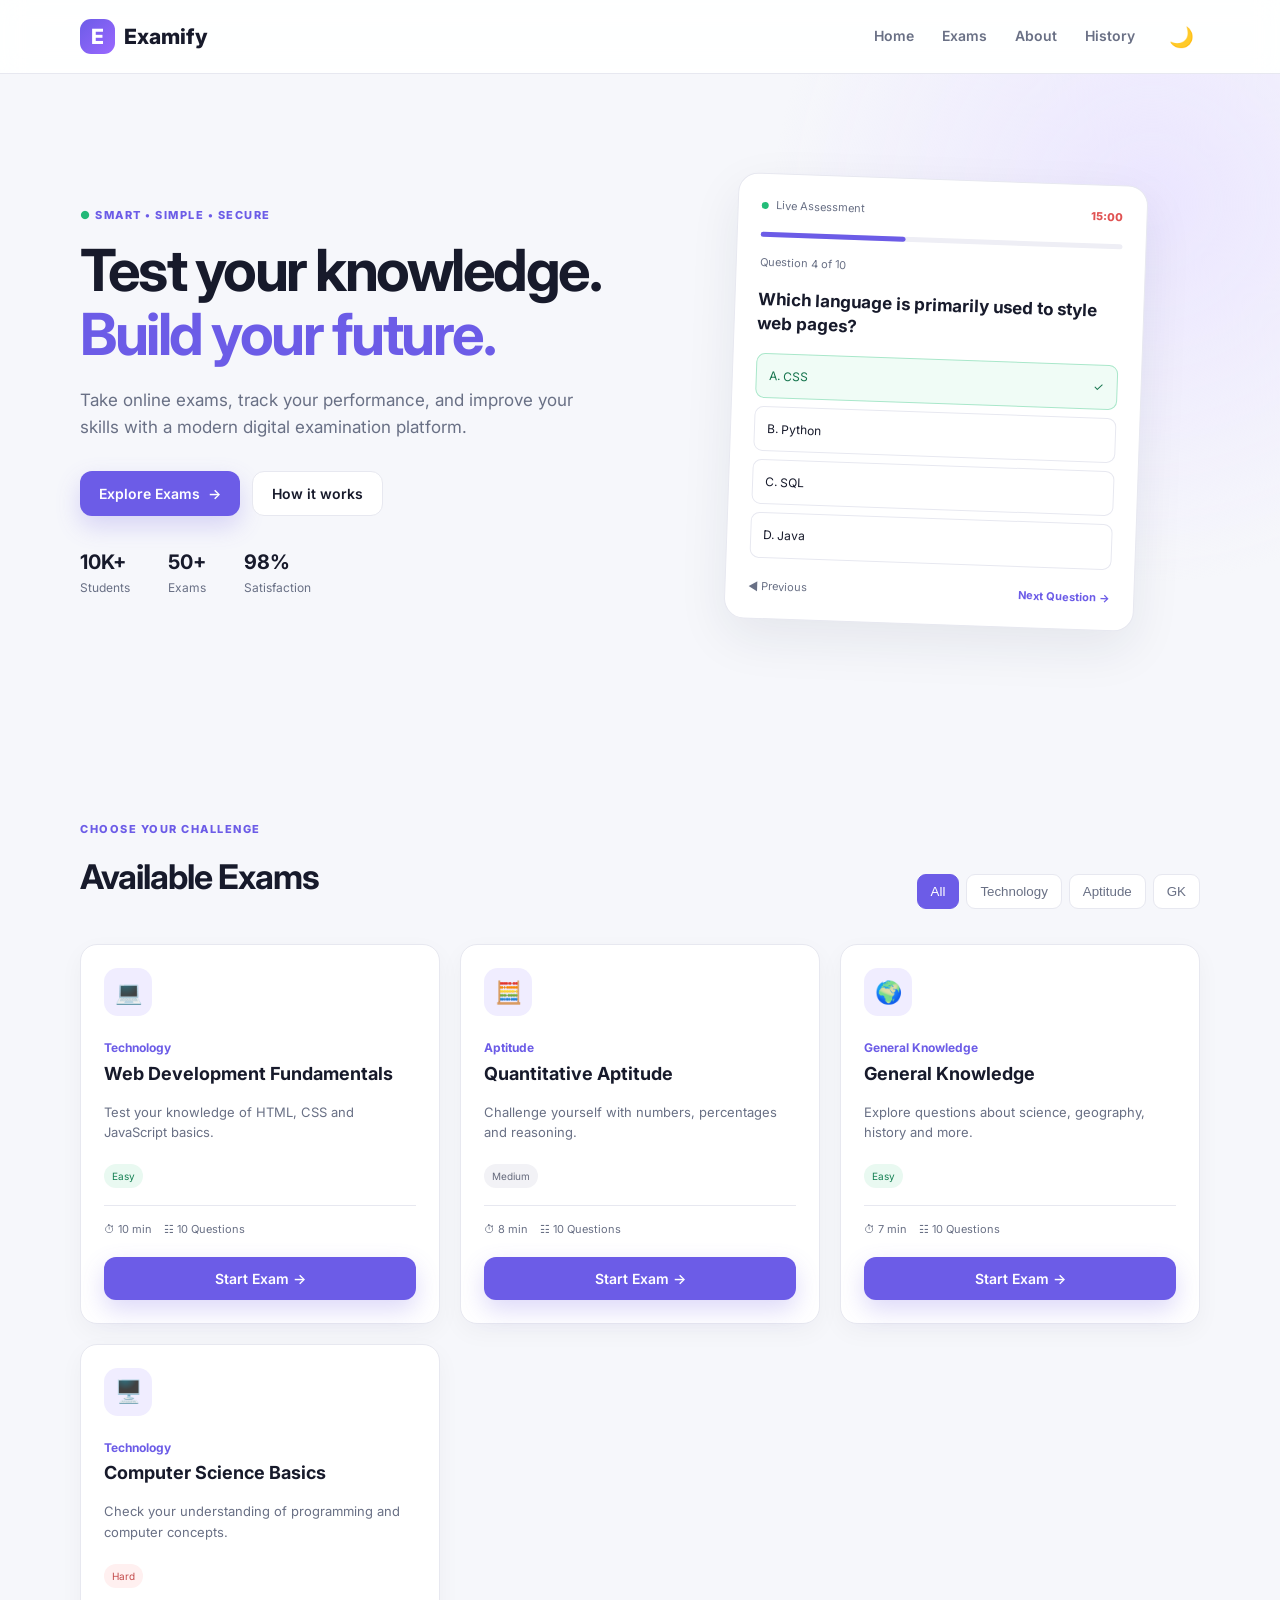
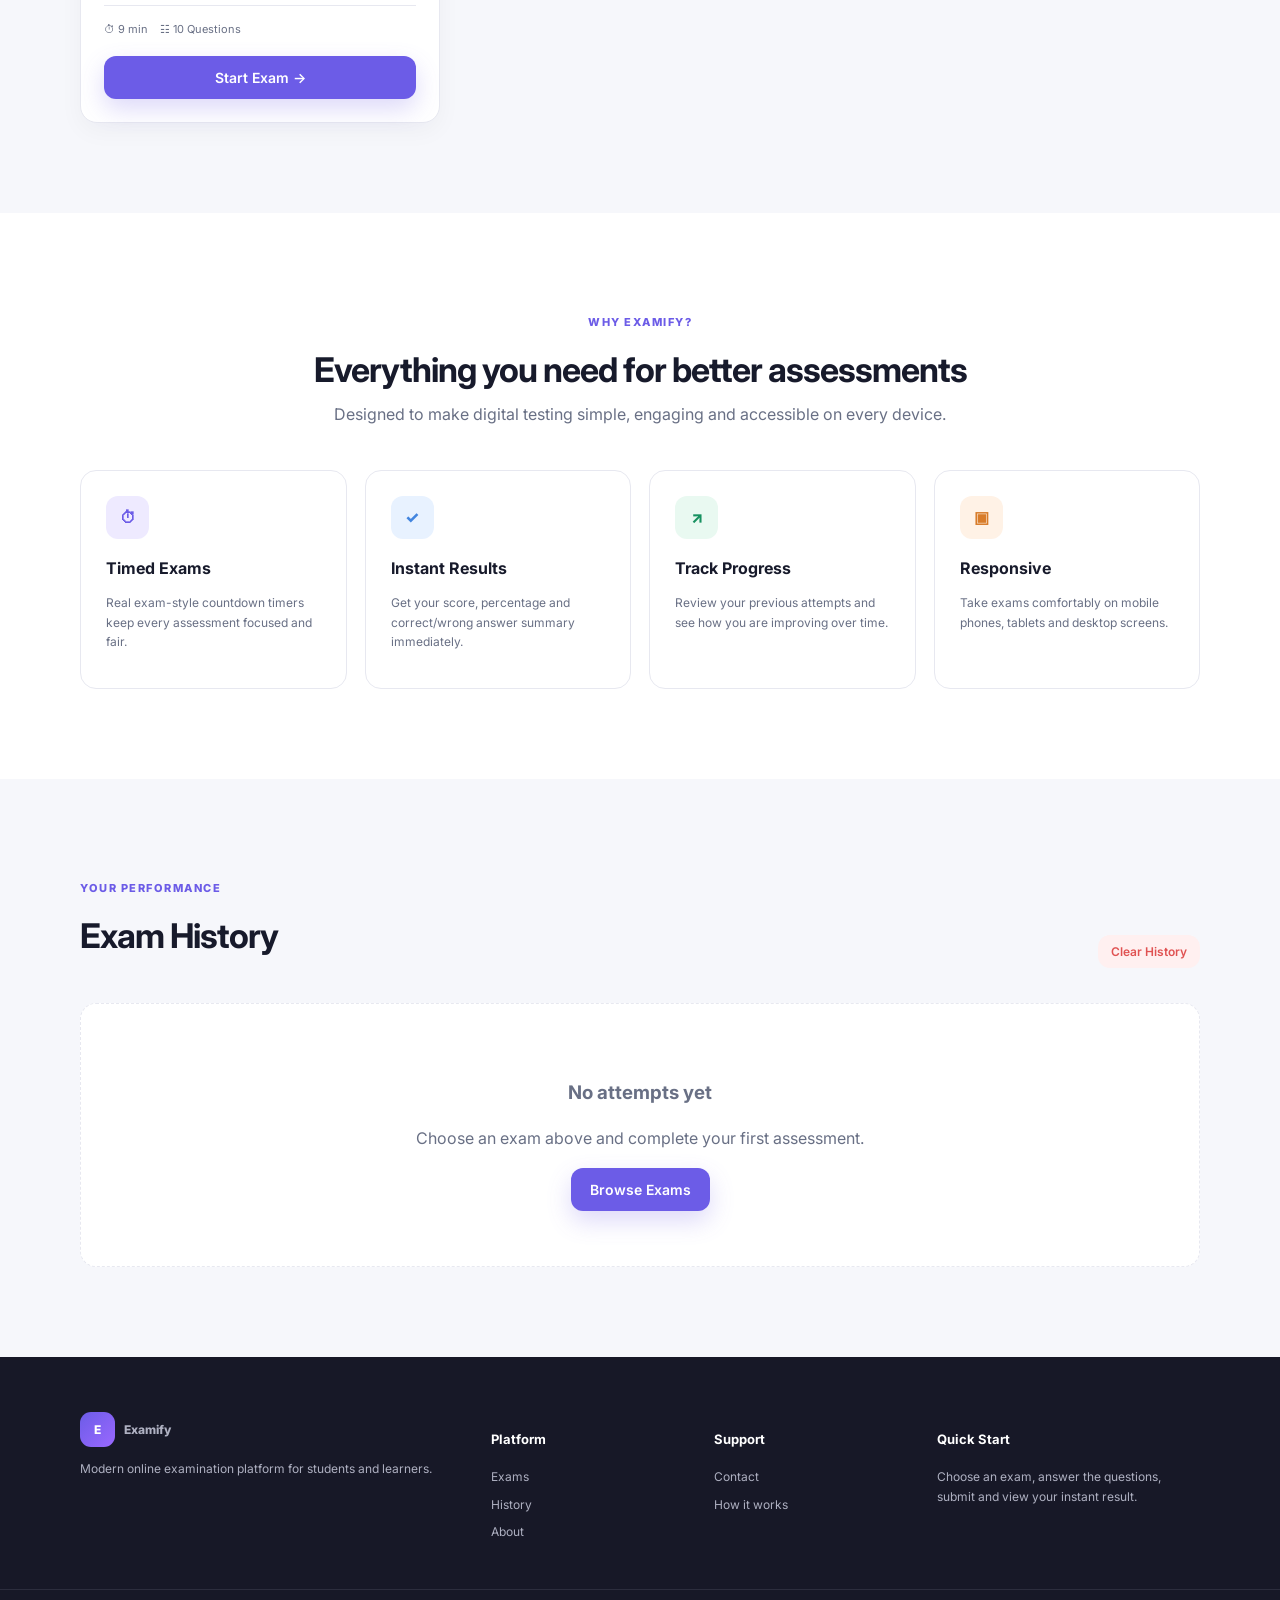
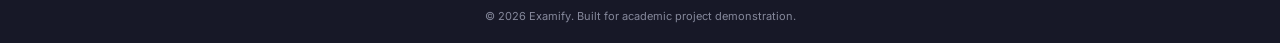
<file: index.html>
<!DOCTYPE html>
<html lang="en">
<head>
  <meta charset="UTF-8">
  <meta name="viewport" content="width=device-width, initial-scale=1.0">
  <meta name="description" content="Examify - Modern Online Examination System">
  <title>Examify | Online Examination System</title>
  <link rel="preconnect" href="https://fonts.googleapis.com">
  <link rel="preconnect" href="https://fonts.gstatic.com" crossorigin>
  <link href="https://fonts.googleapis.com/css2?family=Inter:wght@400;500;600;700;800&display=swap" rel="stylesheet">
  <link rel="stylesheet" href="style.css">
</head>
<body>
  <div id="toast" class="toast"></div>

  <header class="navbar">
    <div class="container nav-inner">
      <a class="brand" href="#home" data-nav="home"><span class="brand-mark">E</span> Examify</a>
      <button class="mobile-menu" id="mobileMenu" aria-label="Toggle menu">☰</button>
      <nav id="navLinks">
        <a href="#home" data-nav="home">Home</a>
        <a href="#exams" data-nav="exams">Exams</a>
        <a href="#about" data-nav="about">About</a>
        <a href="#history" data-nav="history">History</a>
        <button class="theme-btn" id="themeToggle" aria-label="Toggle dark mode">🌙</button>
      </nav>
    </div>
  </header>

  <main>
    <section id="home" class="page-section hero-section">
      <div class="container hero-grid">
        <div class="hero-copy">
          <div class="eyebrow"><span>●</span> SMART • SIMPLE • SECURE</div>
          <h1>Test your knowledge.<br><span>Build your future.</span></h1>
          <p>Take online exams, track your performance, and improve your skills with a modern digital examination platform.</p>
          <div class="hero-actions">
            <button class="btn btn-primary" data-scroll="#exams">Explore Exams <span>→</span></button>
            <button class="btn btn-ghost" data-scroll="#about">How it works</button>
          </div>
          <div class="hero-stats">
            <div><strong>10K+</strong><small>Students</small></div>
            <div><strong>50+</strong><small>Exams</small></div>
            <div><strong>98%</strong><small>Satisfaction</small></div>
          </div>
        </div>
        <div class="hero-card-wrap">
          <div class="hero-orb"></div>
          <div class="exam-preview">
            <div class="preview-top"><span class="live-dot"></span> Live Assessment <span class="preview-time">15:00</span></div>
            <div class="progress-line"><span></span></div>
            <p class="preview-label">Question 4 of 10</p>
            <h3>Which language is primarily used to style web pages?</h3>
            <div class="preview-option correct">A. CSS <span>✓</span></div>
            <div class="preview-option">B. Python</div>
            <div class="preview-option">C. SQL</div>
            <div class="preview-option">D. Java</div>
            <div class="preview-footer"><span>◀ Previous</span><b>Next Question →</b></div>
          </div>
        </div>
      </div>
    </section>

    <section id="exams" class="page-section">
      <div class="container">
        <div class="section-heading">
          <div>
            <p class="section-kicker">CHOOSE YOUR CHALLENGE</p>
            <h2>Available Exams</h2>
          </div>
          <div class="filter-group">
            <button class="filter active" data-filter="All">All</button>
            <button class="filter" data-filter="Technology">Technology</button>
            <button class="filter" data-filter="Aptitude">Aptitude</button>
            <button class="filter" data-filter="General Knowledge">GK</button>
          </div>
        </div>
        <div id="examGrid" class="exam-grid"></div>
      </div>
    </section>

    <section id="about" class="page-section about-section">
      <div class="container">
        <div class="section-heading centered">
          <p class="section-kicker">WHY EXAMIFY?</p>
          <h2>Everything you need for better assessments</h2>
          <p>Designed to make digital testing simple, engaging and accessible on every device.</p>
        </div>
        <div class="features-grid">
          <article class="feature-card"><div class="feature-icon purple">⏱</div><h3>Timed Exams</h3><p>Real exam-style countdown timers keep every assessment focused and fair.</p></article>
          <article class="feature-card"><div class="feature-icon blue">✓</div><h3>Instant Results</h3><p>Get your score, percentage and correct/wrong answer summary immediately.</p></article>
          <article class="feature-card"><div class="feature-icon green">↗</div><h3>Track Progress</h3><p>Review your previous attempts and see how you are improving over time.</p></article>
          <article class="feature-card"><div class="feature-icon orange">▣</div><h3>Responsive</h3><p>Take exams comfortably on mobile phones, tablets and desktop screens.</p></article>
        </div>
      </div>
    </section>

    <section id="history" class="page-section">
      <div class="container">
        <div class="section-heading">
          <div><p class="section-kicker">YOUR PERFORMANCE</p><h2>Exam History</h2></div>
          <button id="clearHistory" class="btn btn-small btn-danger">Clear History</button>
        </div>
        <div id="historyContent"></div>
      </div>
    </section>
  </main>

  <footer>
    <div class="container footer-grid">
      <div><a class="brand" href="#home"><span class="brand-mark">E</span> Examify</a><p>Modern online examination platform for students and learners.</p></div>
      <div><h4>Platform</h4><a href="#exams">Exams</a><a href="#history">History</a><a href="#about">About</a></div>
      <div><h4>Support</h4><a href="mailto:support@examify.demo">Contact</a><a href="#about">How it works</a></div>
      <div><h4>Quick Start</h4><p>Choose an exam, answer the questions, submit and view your instant result.</p></div>
    </div>
    <div class="footer-bottom">© 2026 Examify. Built for academic project demonstration.</div>
  </footer>

  <script src="data.js"></script>
  <script src="app.js"></script>
  

</body>
</html>
</file>
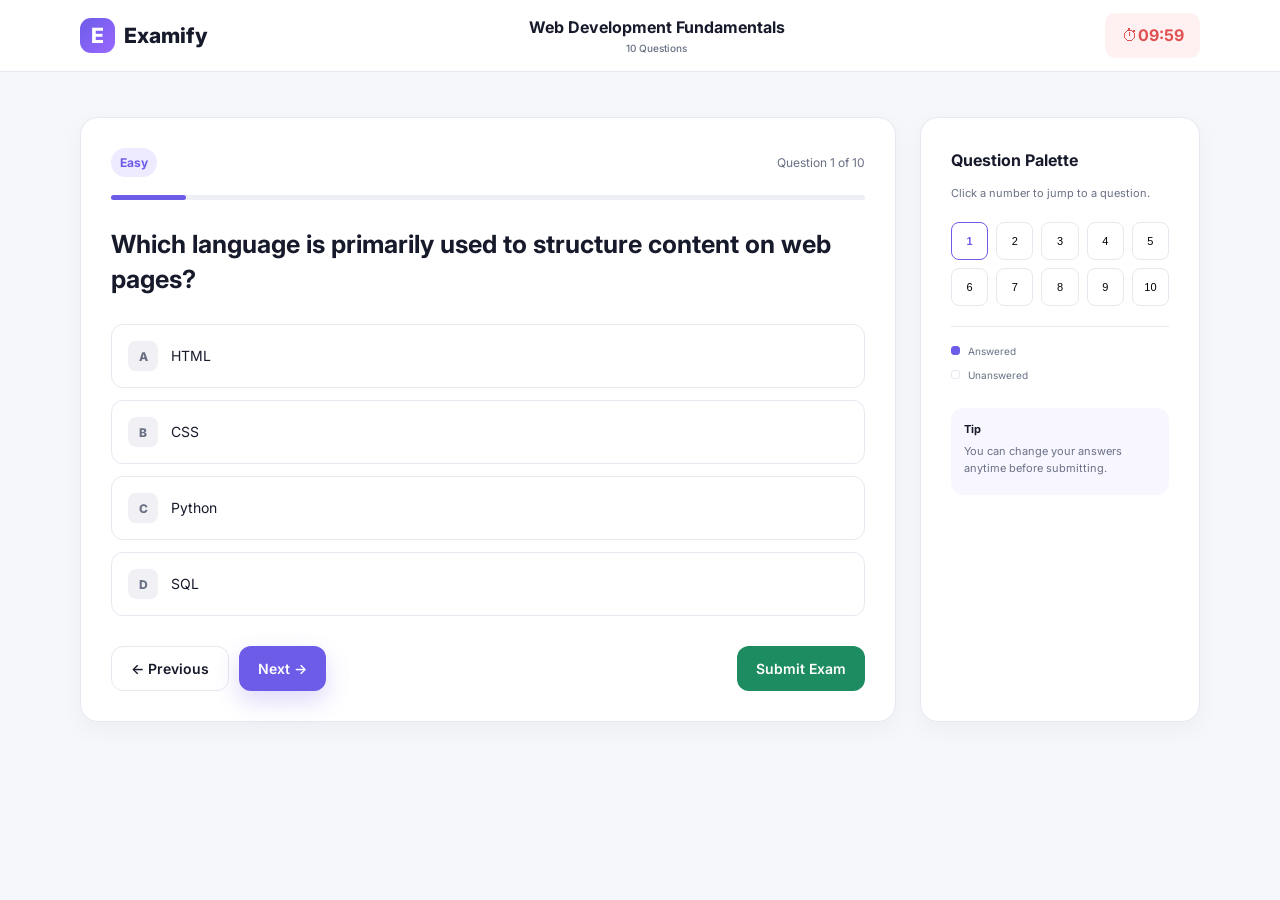
<file: exam.html>
<!DOCTYPE html>
<html lang="en">
<head>
  <meta charset="UTF-8">
  <meta name="viewport" content="width=device-width, initial-scale=1.0">
  <title>Exam | Examify</title>
  <link rel="preconnect" href="https://fonts.googleapis.com">
  <link rel="preconnect" href="https://fonts.gstatic.com" crossorigin>
  <link href="https://fonts.googleapis.com/css2?family=Inter:wght@400;500;600;700;800&display=swap" rel="stylesheet">
  <link rel="stylesheet" href="style.css">
</head>
<body class="exam-page">
  <header class="exam-header">
    <div class="container exam-header-inner">
      <a class="brand" href="index.html"><span class="brand-mark">E</span> Examify</a>
      <div class="exam-title"><span id="examName">Loading...</span><small id="questionCounter"></small></div>
      <div class="timer-box"><span>⏱</span><strong id="timer">00:00</strong></div>
    </div>
  </header>

  <main class="exam-main">
    <div class="container exam-layout">
      <section class="question-panel">
        <div class="question-meta"><span id="difficultyBadge" class="badge">Medium</span><span id="questionNumber"></span></div>
        <div class="question-progress"><span id="questionProgress"></span></div>
        <h1 id="questionText">Loading question...</h1>
        <div id="options" class="options"></div>
        <div class="exam-actions">
          <button id="prevBtn" class="btn btn-ghost">← Previous</button>
          <button id="nextBtn" class="btn btn-primary">Next →</button>
          <button id="submitBtn" class="btn btn-submit">Submit Exam</button>
        </div>
      </section>
      <aside class="question-nav">
        <h3>Question Palette</h3>
        <p>Click a number to jump to a question.</p>
        <div id="palette" class="palette"></div>
        <div class="legend"><span><i class="answered"></i> Answered</span><span><i></i> Unanswered</span></div>
        <div class="exam-note"><strong>Tip</strong><p>You can change your answers anytime before submitting.</p></div>
      </aside>
    </div>
  </main>

  <div id="confirmModal" class="modal">
    <div class="modal-card">
      <div class="modal-icon">?</div>
      <h2>Submit your exam?</h2>
      <p id="submitSummary">You can review your answers before submitting.</p>
      <div class="modal-actions"><button id="cancelSubmit" class="btn btn-ghost">Continue Exam</button><button id="confirmSubmit" class="btn btn-primary">Submit Now</button></div>
    </div>
  </div>

  <script src="data.js"></script>
  <script src="exam.js"></script>
</body>
</html>
</file>
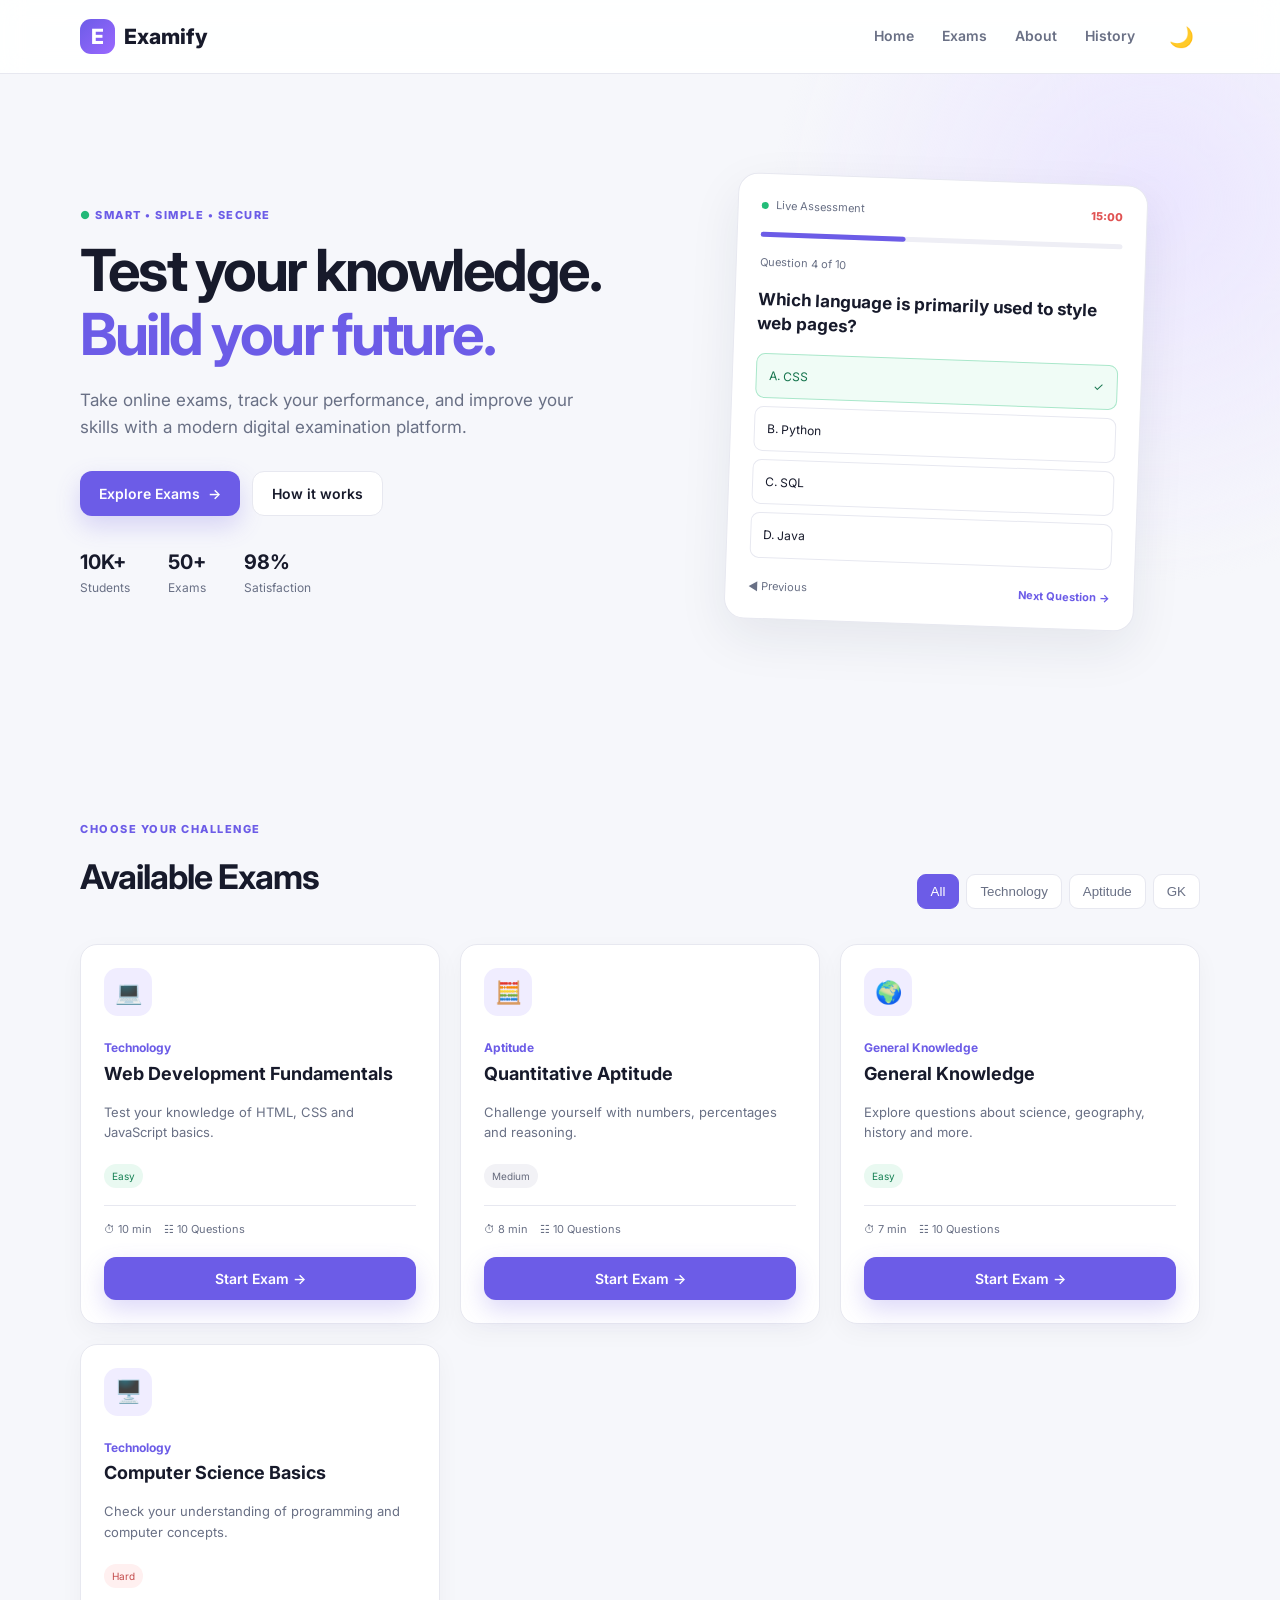
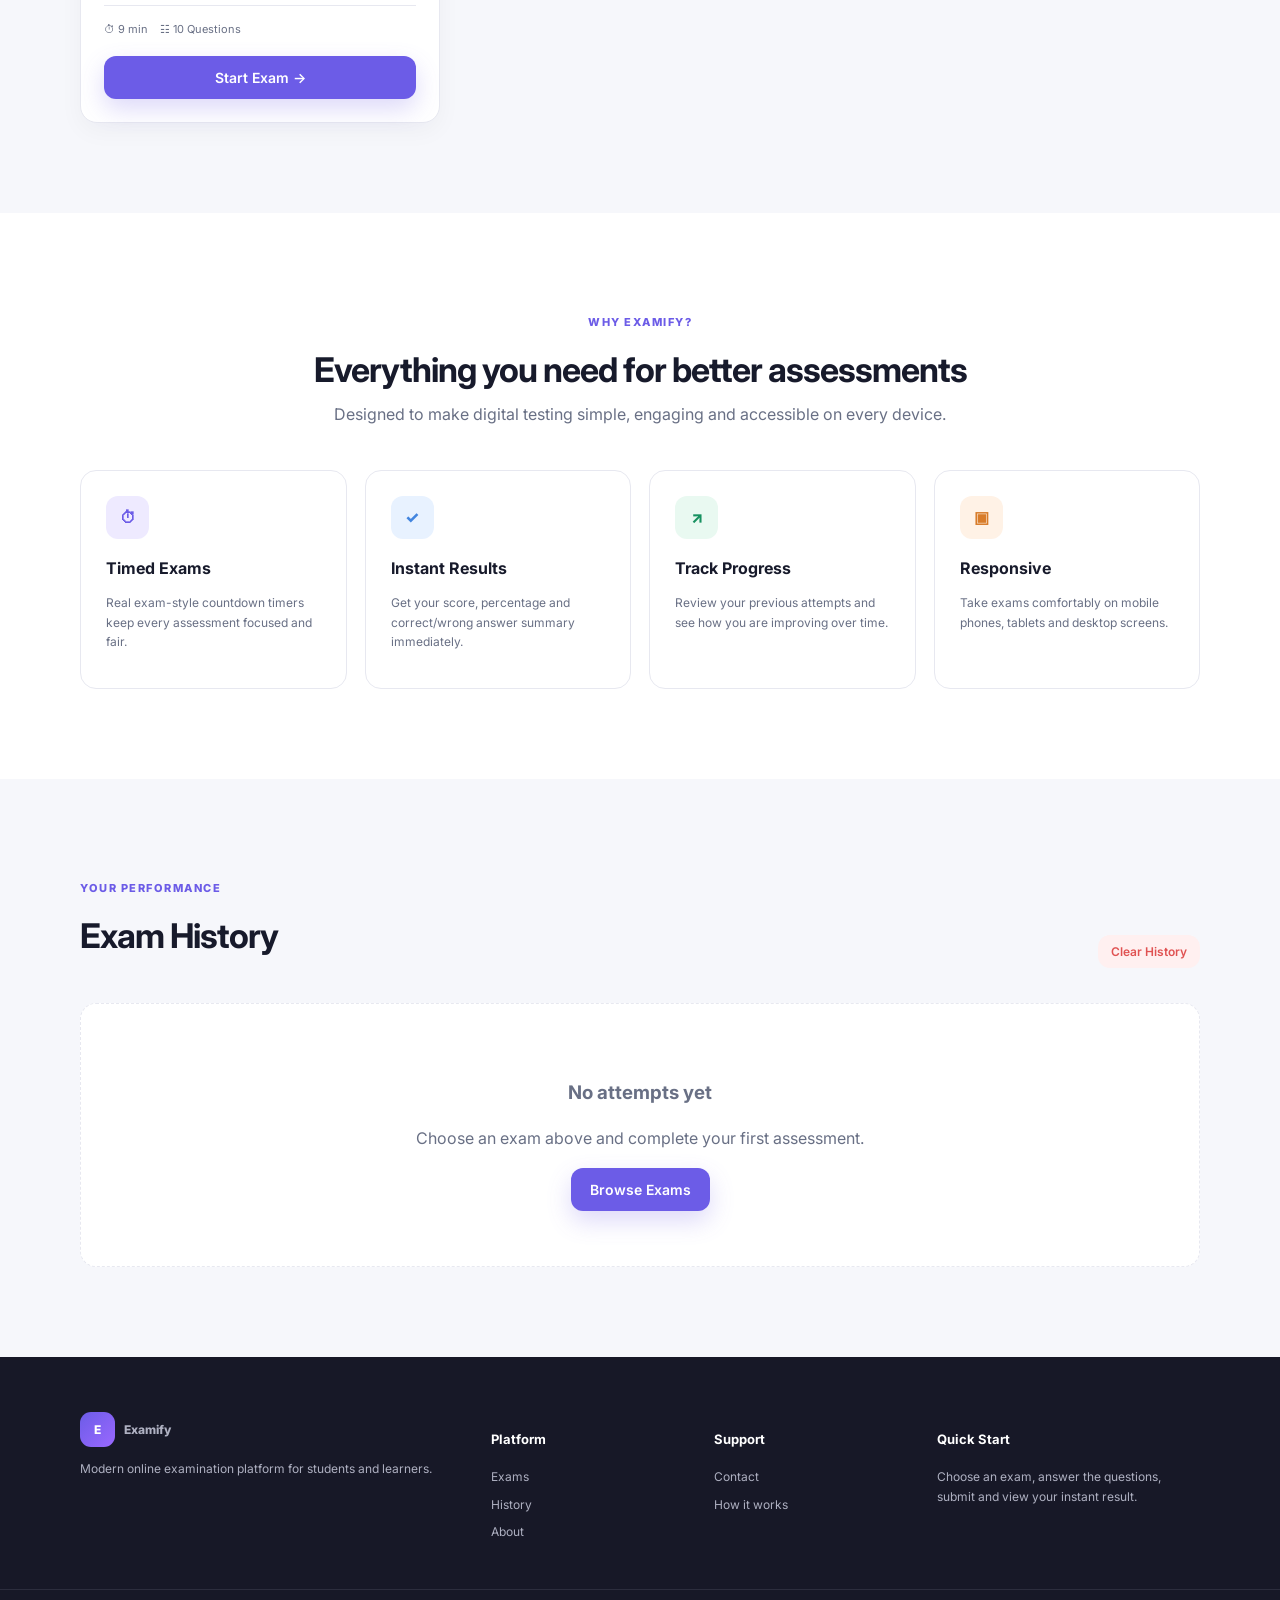
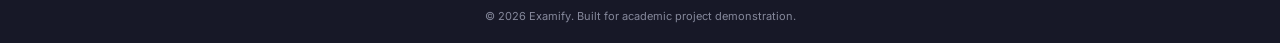
<file: result.html>
<!DOCTYPE html>
<html lang="en">
<head>
  <meta charset="UTF-8">
  <meta name="viewport" content="width=device-width, initial-scale=1.0">
  <title>Result | Examify</title>
  <link rel="preconnect" href="https://fonts.googleapis.com">
  <link rel="preconnect" href="https://fonts.gstatic.com" crossorigin>
  <link href="https://fonts.googleapis.com/css2?family=Inter:wght@400;500;600;700;800&display=swap" rel="stylesheet">
  <link rel="stylesheet" href="style.css">
</head>
<body>
  <header class="navbar"><div class="container nav-inner"><a class="brand" href="index.html"><span class="brand-mark">E</span> Examify</a><nav><a href="index.html#exams">Exams</a><a href="index.html#history">History</a></nav></div></header>
  <main class="result-main">
    <div class="container">
      <div class="result-card">
        <div id="resultIcon" class="result-icon">✓</div>
        <p class="section-kicker">EXAM COMPLETED</p>
        <h1 id="resultTitle">Great Job!</h1>
        <p id="resultExam">Your result is ready.</p>
        <div class="score-circle"><div><strong id="score">0</strong><span>/ 0</span></div></div>
        <div class="result-stats">
          <div><strong id="correct">0</strong><span>Correct</span></div>
          <div><strong id="wrong">0</strong><span>Wrong</span></div>
          <div><strong id="skipped">0</strong><span>Skipped</span></div>
          <div><strong id="percentage">0%</strong><span>Percentage</span></div>
        </div>
        <div class="result-message" id="resultMessage"></div>
        <div class="result-actions"><a href="index.html#exams" class="btn btn-primary">Take Another Exam</a><a href="index.html#history" class="btn btn-ghost">View History</a></div>
      </div>
      <section class="review-section">
        <h2>Answer Review</h2>
        <div id="reviewList"></div>
      </section>
    </div>
  </main>
  <script src="data.js"></script>
  <script src="result.js"></script>
</body>
</html>
</file>
<file: style.css>
:root{
  --bg:#f6f7fb;--surface:#fff;--text:#171a2b;--muted:#697085;--primary:#6c5ce7;
  --primary2:#8a78ff;--border:#e7e8f0;--success:#18a66a;--danger:#e05252;--shadow:0 18px 50px rgba(31,35,63,.08)
}
*{box-sizing:border-box}html{scroll-behavior:smooth}body{margin:0;font-family:Inter,Arial,sans-serif;background:var(--bg);color:var(--text);line-height:1.6}
a{text-decoration:none;color:inherit}.container{width:min(1120px,92%);margin:auto}.navbar{height:74px;background:rgba(255,255,255,.9);backdrop-filter:blur(12px);border-bottom:1px solid var(--border);position:sticky;top:0;z-index:20}.nav-inner{height:100%;display:flex;align-items:center;justify-content:space-between}.brand{font-size:21px;font-weight:800;display:flex;align-items:center;gap:9px}.brand-mark{display:grid;place-items:center;width:35px;height:35px;border-radius:11px;background:linear-gradient(135deg,var(--primary),#9a68ff);color:#fff}.navbar nav{display:flex;gap:28px;align-items:center}.navbar nav>a{color:var(--muted);font-size:14px;font-weight:600}.navbar nav>a:hover{color:var(--primary)}.theme-btn,.mobile-menu{border:0;background:transparent;font-size:20px;cursor:pointer}.mobile-menu{display:none}
.page-section{padding:90px 0}.hero-section{padding:105px 0 95px;overflow:hidden;background:radial-gradient(circle at 90% 20%,#ebe6ff 0,transparent 30%),var(--bg)}.hero-grid{display:grid;grid-template-columns:1fr 1fr;gap:65px;align-items:center}.eyebrow,.section-kicker{font-size:11px;font-weight:800;letter-spacing:1.5px;color:var(--primary)}.eyebrow span{color:#22b878}.hero-copy h1{font-size:58px;line-height:1.1;letter-spacing:-2.5px;margin:15px 0 20px}.hero-copy h1 span{color:var(--primary)}.hero-copy>p{max-width:550px;color:var(--muted);font-size:17px}.hero-actions{display:flex;gap:12px;margin:30px 0}.btn{border:0;border-radius:12px;padding:13px 19px;font:600 14px Inter;cursor:pointer;transition:.2s;display:inline-flex;align-items:center;justify-content:center;gap:8px}.btn-primary{background:var(--primary);color:#fff;box-shadow:0 10px 25px rgba(108,92,231,.23)}.btn-primary:hover{transform:translateY(-2px);background:#5d4cdb}.btn-ghost{background:var(--surface);color:var(--text);border:1px solid var(--border)}.btn-ghost:hover{border-color:#c8c4f8}.btn-danger{background:#fff0f0;color:var(--danger)}.btn-small{padding:9px 13px;font-size:12px}.hero-stats{display:flex;gap:38px}.hero-stats div{display:flex;flex-direction:column}.hero-stats strong{font-size:20px}.hero-stats small{color:var(--muted);font-size:12px}.hero-card-wrap{position:relative;min-height:440px;display:grid;place-items:center}.hero-orb{position:absolute;width:380px;height:380px;border-radius:50%;background:#e8e1ff}.exam-preview{position:relative;width:min(410px,100%);background:var(--surface);border:1px solid var(--border);border-radius:20px;padding:23px;box-shadow:var(--shadow);transform:rotate(2deg)}.preview-top{font-size:11px;color:var(--muted);display:flex;gap:7px;align-items:center}.preview-time{margin-left:auto;color:var(--danger);font-weight:800}.live-dot{width:7px;height:7px;background:#23bd79;border-radius:50%}.progress-line{height:5px;background:#eeeef5;border-radius:20px;margin:17px 0}.progress-line span{display:block;width:40%;height:100%;background:var(--primary);border-radius:20px}.preview-label{font-size:11px;color:var(--muted)}.exam-preview h3{font-size:17px;line-height:1.4}.preview-option{padding:12px;border:1px solid var(--border);border-radius:9px;margin:8px 0;font-size:12px}.preview-option.correct{border-color:#a9e7ca;background:#f0fcf6;color:#15744d}.preview-option span{float:right}.preview-footer{display:flex;justify-content:space-between;margin-top:20px;font-size:11px;color:var(--muted)}.preview-footer b{color:var(--primary)}
.section-heading{display:flex;justify-content:space-between;align-items:end;gap:20px;margin-bottom:35px}.section-heading h2{font-size:34px;letter-spacing:-1px;margin:5px 0}.section-heading>div>p:not(.section-kicker),.section-heading.centered>p:last-child{color:var(--muted);margin:0}.filter-group{display:flex;gap:7px;flex-wrap:wrap}.filter{border:1px solid var(--border);background:var(--surface);padding:9px 13px;border-radius:9px;color:var(--muted);cursor:pointer}.filter.active{background:var(--primary);color:#fff;border-color:var(--primary)}.exam-grid{display:grid;grid-template-columns:repeat(3,1fr);gap:20px}.exam-card{background:var(--surface);border:1px solid var(--border);border-radius:17px;padding:23px;box-shadow:0 8px 25px rgba(30,34,60,.04);transition:.2s}.exam-card:hover{transform:translateY(-4px);box-shadow:var(--shadow)}.exam-icon{width:48px;height:48px;border-radius:14px;display:grid;place-items:center;font-size:22px;background:#f0edff;margin-bottom:18px}.exam-card h3{margin:0 0 6px;font-size:18px}.exam-card .category{font-size:12px;color:var(--primary);font-weight:700}.exam-card p{color:var(--muted);font-size:13px}.exam-meta{display:flex;gap:12px;flex-wrap:wrap;border-top:1px solid var(--border);padding-top:15px;margin-top:17px;color:var(--muted);font-size:11px}.exam-card .btn{width:100%;margin-top:18px}.difficulty{display:inline-block;margin-top:8px;font-size:10px;padding:4px 8px;border-radius:99px;background:#f2f2f6;color:#666b7d}.difficulty.easy{color:#168154;background:#e9f9f1}.difficulty.hard{color:#c34a4a;background:#fff0f0}.about-section{background:var(--surface)}.section-heading.centered{text-align:center;display:block;max-width:700px;margin:0 auto 42px}.features-grid{display:grid;grid-template-columns:repeat(4,1fr);gap:18px}.feature-card{padding:25px;border:1px solid var(--border);border-radius:16px}.feature-icon{width:43px;height:43px;border-radius:12px;display:grid;place-items:center;font-weight:800;margin-bottom:17px}.feature-icon.purple{background:#eeeaff;color:var(--primary)}.feature-icon.blue{background:#e8f2ff;color:#4285df}.feature-icon.green{background:#e9f9f1;color:#179160}.feature-icon.orange{background:#fff2e6;color:#d87c2a}.feature-card h3{font-size:16px;margin:0}.feature-card p{color:var(--muted);font-size:12px}
footer{background:#171827;color:#fff;padding-top:55px}.footer-grid{display:grid;grid-template-columns:2fr 1fr 1fr 1.4fr;gap:35px;padding-bottom:40px}.footer-grid p,.footer-grid a{color:#aeb0c1;font-size:12px}.footer-grid h4{font-size:13px}.footer-grid>div:not(:first-child) a{display:block;margin:8px 0}.footer-bottom{border-top:1px solid #2c2d3d;text-align:center;color:#85889b;padding:18px;font-size:11px}
.toast{position:fixed;right:20px;top:90px;background:#202133;color:#fff;padding:12px 16px;border-radius:10px;opacity:0;transform:translateY(-10px);transition:.25s;z-index:50;font-size:12px}.toast.show{opacity:1;transform:none}
.exam-header{background:var(--surface);border-bottom:1px solid var(--border);height:72px}.exam-header-inner{height:100%;display:flex;align-items:center;justify-content:space-between}.exam-title{font-weight:700;text-align:center}.exam-title small{display:block;font-size:10px;color:var(--muted);font-weight:500}.timer-box{background:#fff1f1;color:var(--danger);padding:10px 14px;border-radius:10px;min-width:95px;text-align:center}.exam-main{padding:45px 0}.exam-layout{display:grid;grid-template-columns:1fr 280px;gap:24px}.question-panel,.question-nav{background:var(--surface);border:1px solid var(--border);border-radius:18px;padding:30px;box-shadow:0 8px 25px rgba(30,34,60,.04)}.question-meta{display:flex;justify-content:space-between;align-items:center;color:var(--muted);font-size:12px}.badge{padding:5px 9px;border-radius:99px;background:#eeeaff;color:var(--primary);font-weight:700}.question-progress{height:5px;background:#eeeef5;margin:18px 0 27px;border-radius:10px}.question-progress span{display:block;height:100%;width:0;background:var(--primary);border-radius:10px;transition:.3s}.question-panel h1{font-size:25px;line-height:1.4;margin-bottom:27px}.options{display:grid;gap:12px}.option{border:1px solid var(--border);padding:16px;border-radius:12px;cursor:pointer;display:flex;gap:13px;align-items:center;font-size:14px;transition:.2s}.option:hover{border-color:#bcb5f6;background:#fbfaff}.option.selected{border-color:var(--primary);background:#f2efff}.option-letter{width:30px;height:30px;border-radius:8px;background:#f1f1f5;display:grid;place-items:center;font-size:12px;font-weight:800;color:var(--muted)}.selected .option-letter{background:var(--primary);color:#fff}.exam-actions{display:flex;gap:10px;margin-top:30px}.btn-submit{margin-left:auto;background:#1d8c61;color:#fff}.question-nav h3{margin:0;font-size:16px}.question-nav>p{font-size:11px;color:var(--muted)}.palette{display:grid;grid-template-columns:repeat(5,1fr);gap:8px;margin:20px 0}.palette button{border:1px solid var(--border);background:var(--surface);height:38px;border-radius:8px;cursor:pointer;font-size:11px}.palette button.current{border-color:var(--primary);color:var(--primary);font-weight:800}.palette button.answered{background:var(--primary);color:#fff;border-color:var(--primary)}.palette button.answered.current{box-shadow:0 0 0 3px #ddd8ff}.legend{display:grid;gap:8px;font-size:10px;color:var(--muted);border-top:1px solid var(--border);padding-top:16px}.legend i{display:inline-block;width:9px;height:9px;border:1px solid var(--border);border-radius:3px;margin-right:5px}.legend i.answered{background:var(--primary);border-color:var(--primary)}.exam-note{margin-top:25px;background:#f8f7ff;border-radius:12px;padding:13px;font-size:11px}.exam-note p{color:var(--muted);margin:4px 0}
.modal{position:fixed;inset:0;background:rgba(14,16,30,.55);display:none;place-items:center;z-index:100;padding:20px}.modal.show{display:grid}.modal-card{background:var(--surface);width:min(430px,100%);padding:30px;border-radius:18px;text-align:center}.modal-icon{width:45px;height:45px;margin:auto;background:#eeeaff;color:var(--primary);border-radius:50%;display:grid;place-items:center;font-weight:800}.modal-card h2{margin:15px 0 5px}.modal-card p{color:var(--muted);font-size:13px}.modal-actions{display:flex;gap:10px;justify-content:center;margin-top:20px}
.result-main{padding:60px 0}.result-card{max-width:650px;margin:auto;text-align:center;background:var(--surface);border:1px solid var(--border);border-radius:22px;padding:40px 30px;box-shadow:var(--shadow)}.result-icon{width:55px;height:55px;border-radius:50%;display:grid;place-items:center;margin:auto;background:#e9f9f1;color:var(--success);font-size:25px}.result-card h1{margin:7px 0}.result-card>p:not(.section-kicker){color:var(--muted);font-size:13px}.score-circle{width:145px;height:145px;border-radius:50%;border:10px solid #ebe8ff;margin:28px auto;display:grid;place-items:center}.score-circle strong{font-size:38px}.score-circle span{font-size:12px;color:var(--muted)}.result-stats{display:grid;grid-template-columns:repeat(4,1fr);border:1px solid var(--border);border-radius:14px;overflow:hidden}.result-stats div{padding:15px 7px;border-right:1px solid var(--border)}.result-stats div:last-child{border:0}.result-stats strong{display:block;font-size:18px}.result-stats span{font-size:10px;color:var(--muted)}.result-message{margin:20px 0;padding:12px;border-radius:10px;background:#f7f7fb;font-size:12px}.result-actions{display:flex;justify-content:center;gap:10px}.review-section{margin-top:35px}.review-item{background:var(--surface);border:1px solid var(--border);padding:18px;border-radius:14px;margin:10px 0}.review-item.correct{border-left:4px solid var(--success)}.review-item.wrong{border-left:4px solid var(--danger)}.review-item h4{margin:0 0 9px;font-size:13px}.review-item p{margin:4px 0;font-size:11px;color:var(--muted)}.review-item b{color:var(--text)}
.history-empty{text-align:center;background:var(--surface);border:1px dashed var(--border);padding:55px 20px;border-radius:16px;color:var(--muted)}.history-table-wrap{background:var(--surface);border:1px solid var(--border);border-radius:16px;overflow:auto}.history-table{width:100%;border-collapse:collapse;font-size:12px}.history-table th,.history-table td{padding:15px;text-align:left;border-bottom:1px solid var(--border)}.history-table th{color:var(--muted);font-size:10px;text-transform:uppercase}.status-pass{color:var(--success);font-weight:800}.status-fail{color:var(--danger);font-weight:800}
body.dark{--bg:#11121b;--surface:#191a27;--text:#f1f2f7;--muted:#a4a7b7;--border:#2a2c3c}.dark .navbar{background:rgba(25,26,39,.9)}.dark .exam-orb{}.dark .preview-option.correct,.dark .exam-note{background:#1b2b25}.dark .filter,.dark .btn-ghost{background:var(--surface)}.dark .difficulty{background:#292a37}.dark .result-message{background:#222330}
@media(max-width:900px){.hero-grid{grid-template-columns:1fr}.hero-copy h1{font-size:47px}.hero-card-wrap{min-height:400px}.exam-grid{grid-template-columns:repeat(2,1fr)}.features-grid{grid-template-columns:repeat(2,1fr)}.exam-layout{grid-template-columns:1fr}.question-nav{order:-1}.palette{grid-template-columns:repeat(10,1fr)}.footer-grid{grid-template-columns:2fr 1fr 1fr}}
@media(max-width:650px){.navbar nav{display:none}.navbar nav.open{display:flex;position:absolute;top:74px;left:0;right:0;background:var(--surface);padding:20px;flex-direction:column;border-bottom:1px solid var(--border)}.mobile-menu{display:block}.hero-section{padding:70px 0}.hero-copy h1{font-size:39px}.hero-stats{gap:20px}.section-heading{align-items:flex-start;flex-direction:column}.exam-grid,.features-grid{grid-template-columns:1fr}.page-section{padding:65px 0}.exam-title{font-size:12px}.timer-box{min-width:78px;padding:8px}.exam-header .brand{font-size:15px}.exam-header .brand-mark{width:30px;height:30px}.question-panel,.question-nav{padding:20px}.question-panel h1{font-size:20px}.palette{grid-template-columns:repeat(5,1fr)}.exam-actions{flex-wrap:wrap}.btn-submit{margin-left:0;width:100%}.result-stats{grid-template-columns:repeat(2,1fr)}.result-stats div{border-bottom:1px solid var(--border)}.result-actions{flex-direction:column}.footer-grid{grid-template-columns:1fr 1fr}}
</file>
